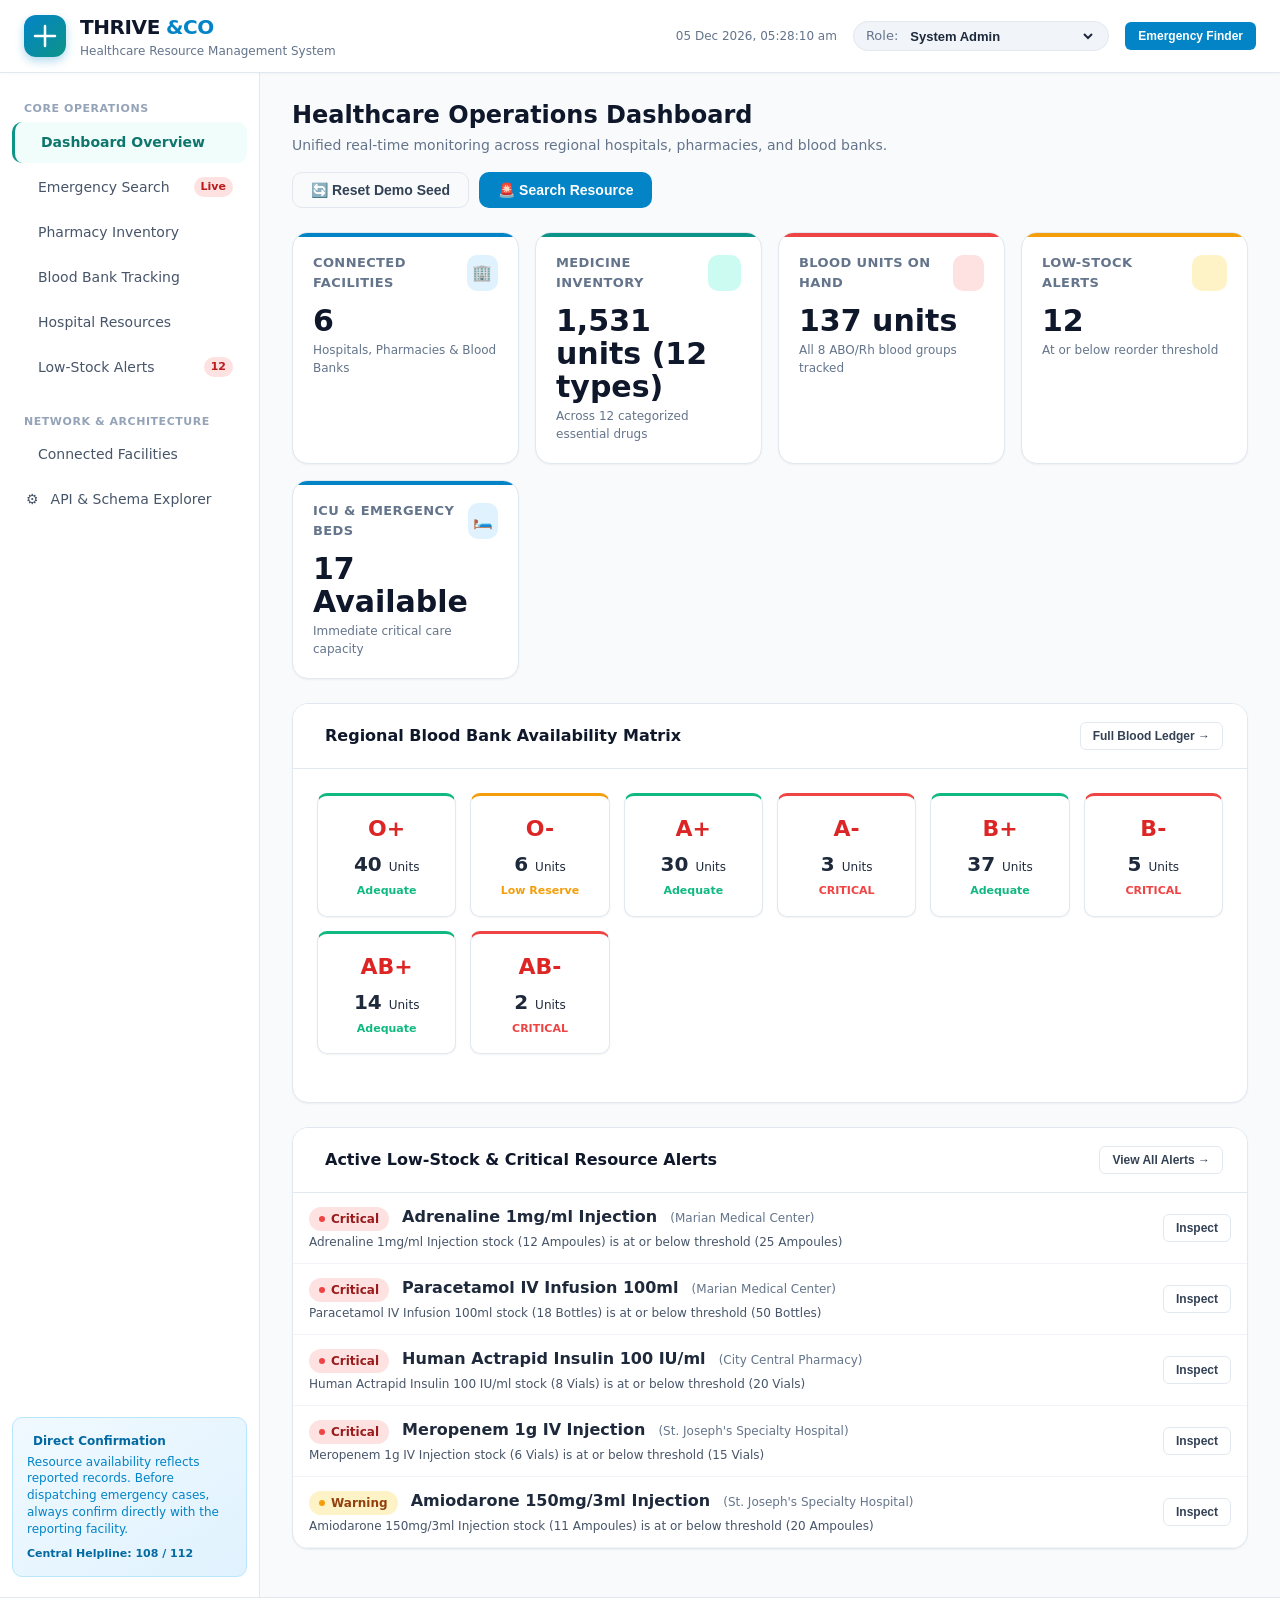
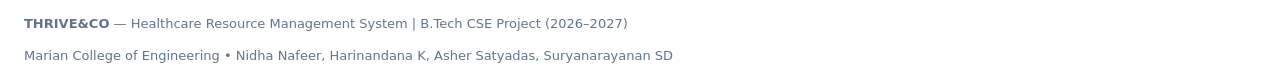
<file: index.html>
<!DOCTYPE html>
<html lang="en">
<head>
  <meta charset="UTF-8">
  <meta name="viewport" content="width=device-width, initial-scale=1.0">
  <title>THRIVE&CO - Healthcare Resource Management System</title>
  <link rel="stylesheet" href="style.css">
</head>
<body>

  <!-- ACADEMIC BANNER -->
  
    

  <!-- MAIN HEADER -->
  <header class="main-header">
    <div class="brand-section">
      <div class="brand-logo-icon">
        <svg width="24" height="24" viewBox="0 0 24 24" fill="none" stroke="currentColor" stroke-width="2.5" stroke-linecap="round" stroke-linejoin="round">
          <path d="M12 2v20M2 12h20"/>
        </svg>
      </div>
      <div class="brand-titles">
        <h1>THRIVE<span>&amp;CO</span></h1>
        <p>Healthcare Resource Management System</p>
      </div>
    </div>

    <div class="header-controls">
      <div style="font-size: 12px; color: var(--slate-500); display: flex; align-items: center; gap: 6px;">
        <span></span> <span id="liveClock">Loading time...</span>
      </div>

      <!-- ROLE SWITCHER (Chapter 3 & 8) -->
      <div class="role-badge-box">
        <span class="role-label">Role:</span>
        <select id="userRoleSelect" class="role-select">
          <option value="System Admin" selected> System Admin</option>
          <option value="Hospital Staff"> Hospital Staff</option>
          <option value="Pharmacy Staff"> Pharmacy Staff</option>
          <option value="Blood Bank Officer"> Blood Bank Officer</option>
          <option value="Emergency Search User">🔍 Emergency Search User</option>
        </select>
      </div>

      <div class="quick-action-btns">
        <button class="btn btn-primary btn-sm" onclick="window.switchTabToEmergency()">
          Emergency Finder
        </button>
      </div>
    </div>
  </header>

  <!-- APPLICATION SHELL -->
  <div class="app-container">

    <!-- SIDEBAR NAVIGATION -->
    <nav class="sidebar">
      <div>
        <div class="nav-group-title">Core Operations</div>
        <ul class="nav-links">
          <li>
            <a href="#" class="nav-item active" data-tab="dashboard">
              <span></span> Dashboard Overview
            </a>
          </li>
          <li>
            <a href="#" class="nav-item" data-tab="emergency-search">
              <span></span> Emergency Search
              <span class="badge badge-danger">Live</span>
            </a>
          </li>
          <li>
            <a href="#" class="nav-item" data-tab="pharmacy">
              <span></span> Pharmacy Inventory
            </a>
          </li>
          <li>
            <a href="#" class="nav-item" data-tab="blood-bank">
              <span></span> Blood Bank Tracking
            </a>
          </li>
          <li>
            <a href="#" class="nav-item" data-tab="hospital">
              <span></span> Hospital Resources
            </a>
          </li>
          <li>
            <a href="#" class="nav-item" data-tab="alerts">
              <span></span> Low-Stock Alerts
              <span id="sidebarAlertBadge" class="badge badge-warning">0</span>
            </a>
          </li>
        </ul>

        <div class="nav-group-title" style="margin-top: 18px;">Network &amp; Architecture</div>
        <ul class="nav-links">
          <li>
            <a href="#" class="nav-item" data-tab="facilities">
              <span></span> Connected Facilities
            </a>
          </li>
          <li>
            <a href="#" class="nav-item" data-tab="api-explorer">
              <span>⚙️</span> API &amp; Schema Explorer
            </a>
          </li>
        </ul>
      </div>

      <div class="sidebar-bottom-card">
        <h4><span></span> Direct Confirmation</h4>
        <p>Resource availability reflects reported records. Before dispatching emergency cases, always confirm directly with the reporting facility.</p>
        <div style="font-weight: 700; color: #0369a1; font-size: 11px;">Central Helpline: 108 / 112</div>
      </div>
    </nav>

    <!-- CONTENT WORKSPACE -->
    <main class="content-area">

      <!-- ===================================================================
           1. DASHBOARD OVERVIEW TAB
           =================================================================== -->
      <section id="tab-dashboard" class="tab-pane active">
        <div class="page-header">
          <div class="page-header-text">
            <h2>Healthcare Operations Dashboard</h2>
            <p>Unified real-time monitoring across regional hospitals, pharmacies, and blood banks.</p>
          </div>
          <div class="page-actions">
            <button class="btn btn-outline" onclick="window.resetDatabaseSeed()">🔄 Reset Demo Seed</button>
            <button class="btn btn-primary" onclick="window.switchTabToEmergency()">🚨 Search Resource</button>
          </div>
        </div>

        <!-- Metrics Grid -->
        <div class="metrics-grid">
          <div class="metric-card primary">
            <div class="metric-header">
              <span class="metric-title">Connected Facilities</span>
              <div class="metric-icon icon-primary">🏢</div>
            </div>
            <div id="dashCountFacilities" class="metric-value">6</div>
            <div class="metric-sub">Hospitals, Pharmacies &amp; Blood Banks</div>
          </div>

          <div class="metric-card secondary">
            <div class="metric-header">
              <span class="metric-title">Medicine Inventory</span>
              <div class="metric-icon icon-secondary"></div>
            </div>
            <div id="dashCountMedicines" class="metric-value">1,400+</div>
            <div class="metric-sub">Across 12 categorized essential drugs</div>
          </div>

          <div class="metric-card danger">
            <div class="metric-header">
              <span class="metric-title">Blood Units On Hand</span>
              <div class="metric-icon icon-danger"></div>
            </div>
            <div id="dashCountBlood" class="metric-value">120+</div>
            <div class="metric-sub">All 8 ABO/Rh blood groups tracked</div>
          </div>

          <div class="metric-card warning">
            <div class="metric-header">
              <span class="metric-title">Low-Stock Alerts</span>
              <div class="metric-icon icon-warning"></div>
            </div>
            <div id="dashCountAlerts" class="metric-value">0</div>
            <div class="metric-sub">At or below reorder threshold</div>
          </div>

          <div class="metric-card primary">
            <div class="metric-header">
              <span class="metric-title">ICU &amp; Emergency Beds</span>
              <div class="metric-icon icon-primary">🛏️</div>
            </div>
            <div id="dashCountBeds" class="metric-value">17</div>
            <div class="metric-sub">Immediate critical care capacity</div>
          </div>
        </div>

        <!-- Blood Units Quick Glance Matrix -->
        <div class="section-card">
          <div class="section-card-header">
            <h3 class="section-card-title"><span></span> Regional Blood Bank Availability Matrix</h3>
            <button class="btn btn-outline btn-sm" onclick="window.switchTabToBlood()">Full Blood Ledger →</button>
          </div>
          <div class="section-card-body">
            <div id="dashBloodMatrix" class="blood-matrix"></div>
          </div>
        </div>

        <!-- Recent Critical Alerts -->
        <div class="section-card">
          <div class="section-card-header">
            <h3 class="section-card-title"><span></span> Active Low-Stock &amp; Critical Resource Alerts</h3>
            <button class="btn btn-outline btn-sm" onclick="window.switchTabToAlerts()">View All Alerts →</button>
          </div>
          <div class="section-card-body" style="padding: 0;">
            <div id="dashAlertsList"></div>
          </div>
        </div>
      </section>

      <!-- ===================================================================
           2. EMERGENCY RESOURCE SEARCH TAB (Section 5.4)
           =================================================================== -->
      <section id="tab-emergency-search" class="tab-pane">
        <div class="emergency-banner">
          <h3> Emergency Healthcare Resource Search</h3>
          <p>
            Quickly locate emergency medicines, blood group reserves, and critical supplies across participating hospitals and pharmacies. Results display verified reporting facility and freshness timestamps.
          </p>

          <div class="search-mode-tabs">
            <button class="search-mode-btn active" data-mode="all">All Resources</button>
            <button class="search-mode-btn" data-mode="medicine">Medicines Only</button>
            <button class="search-mode-btn" data-mode="blood">Blood Stock Only</button>
          </div>
        </div>

        <div class="section-card">
          <div class="section-card-body">
            <!-- Search bar -->
            <div class="filter-bar">
              <div class="search-input-wrapper">
                <span class="search-icon">🔍</span>
                <input type="text" id="emergencySearchInput" class="search-input" placeholder="Type medicine name (e.g. Adrenaline, Meropenem) or blood group (e.g. O-, A+)...">
              </div>
              <button class="btn btn-outline" onclick="window.resetEmergencySearch()">Clear Filter</button>
            </div>

            <!-- Quick blood chips selector -->
            <div id="searchBloodChipsWrapper" style="margin-bottom: 20px;">
              <span style="font-size: 13px; font-weight: 600; color: var(--slate-600); margin-right: 8px;">Filter Blood Group:</span>
              <div class="blood-selector-chips" style="display: inline-flex;">
                <button class="blood-chip active" data-group="ALL">All</button>
                <button class="blood-chip" data-group="O+">O+</button>
                <button class="blood-chip" data-group="O-">O-</button>
                <button class="blood-chip" data-group="A+">A+</button>
                <button class="blood-chip" data-group="A-">A-</button>
                <button class="blood-chip" data-group="B+">B+</button>
                <button class="blood-chip" data-group="B-">B-</button>
                <button class="blood-chip" data-group="AB+">AB+</button>
                <button class="blood-chip" data-group="AB-">AB-</button>
              </div>
            </div>

            <!-- Search Results Header -->
            <div style="display: flex; justify-content: space-between; align-items: center; margin-bottom: 16px;">
              <h4 style="font-size: 15px; font-weight: 700; color: var(--slate-800);" id="searchResultsCount">Search Results</h4>
              <span style="font-size: 12px; color: var(--slate-500);"> Real-time query matching</span>
            </div>

            <!-- Results Grid -->
            <div id="emergencySearchResults" class="search-results-grid"></div>
          </div>
        </div>
      </section>

      <!-- ===================================================================
           3. PHARMACY INVENTORY TAB (Section 5.2)
           =================================================================== -->
      <section id="tab-pharmacy" class="tab-pane">
        <div class="page-header">
          <div class="page-header-text">
            <h2>Pharmacy Inventory Management</h2>
            <p>Maintain medicine stocks, monitor reorder levels, and manage batch allocations.</p>
          </div>
          <div class="page-actions">
            <button class="btn btn-primary admin-only-action" onclick="window.openAddMedicineModal()">+ Add Medicine Stock</button>
          </div>
        </div>

        <div class="section-card">
          <div class="section-card-body">
            <div class="filter-bar">
              <div class="search-input-wrapper">
                <span class="search-icon">🔍</span>
                <input type="text" id="pharmaSearchInput" class="search-input" placeholder="Search medicine name, category, or generic...">
              </div>
              <select id="pharmaFacilityFilter" class="filter-select">
                <option value="ALL">All Facilities</option>
              </select>
              <label style="display: flex; align-items: center; gap: 8px; font-size: 14px; font-weight: 600; color: var(--slate-700); cursor: pointer;">
                <input type="checkbox" id="pharmaLowStockFilter">
                <span>Show Low-Stock Only (TC-07)</span>
              </label>
            </div>

            <div class="table-responsive">
              <table class="data-table">
                <thead>
                  <tr>
                    <th>Item ID</th>
                    <th>Medicine Name &amp; Batch</th>
                    <th>Therapeutic Category</th>
                    <th>Current Quantity</th>
                    <th>Reorder Level</th>
                    <th>Facility Provider</th>
                    <th>Last Updated</th>
                    <th>Actions</th>
                  </tr>
                </thead>
                <tbody id="pharmacyTableBody"></tbody>
              </table>
            </div>
          </div>
        </div>
      </section>

      <!-- ===================================================================
           4. BLOOD BANK TRACKING TAB (Section 5.3)
           =================================================================== -->
      <section id="tab-blood-bank" class="tab-pane">
        <div class="page-header">
          <div class="page-header-text">
            <h2>Blood Bank Inventory &amp; Transfusion Ledger</h2>
            <p>Track ABO/Rh blood groups, components (PRBC, Platelets, FFP), and storage conditions.</p>
          </div>
          <div class="page-actions">
            <button class="btn btn-danger admin-only-action" onclick="window.openAddBloodModal()">+ Record Blood Units</button>
          </div>
        </div>

        <div class="section-card">
          <div class="section-card-header">
            <h3 class="section-card-title"><span></span> Group Reserve Status</h3>
          </div>
          <div class="section-card-body">
            <div id="bloodBankMatrix" class="blood-matrix"></div>
          </div>
        </div>

        <div class="section-card">
          <div class="section-card-body">
            <div class="filter-bar">
              <select id="bloodGroupFilter" class="filter-select">
                <option value="ALL">All Blood Groups</option>
                <option value="O+">O Positive (O+)</option>
                <option value="O-">O Negative (O-)</option>
                <option value="A+">A Positive (A+)</option>
                <option value="A-">A Negative (A-)</option>
                <option value="B+">B Positive (B+)</option>
                <option value="B-">B Negative (B-)</option>
                <option value="AB+">AB Positive (AB+)</option>
                <option value="AB-">AB Negative (AB-)</option>
              </select>

              <select id="bloodFacilityFilter" class="filter-select">
                <option value="ALL">All Connected Blood Banks</option>
              </select>
            </div>

            <div class="table-responsive">
              <table class="data-table">
                <thead>
                  <tr>
                    <th>Record ID</th>
                    <th>Blood Group</th>
                    <th>Component</th>
                    <th>Available Quantity</th>
                    <th>Stock Status</th>
                    <th>Facility &amp; Temp</th>
                    <th>Last Updated</th>
                    <th>Actions</th>
                  </tr>
                </thead>
                <tbody id="bloodTableBody"></tbody>
              </table>
            </div>
          </div>
        </div>
      </section>

      <!-- ===================================================================
           5. HOSPITAL RESOURCES TAB (Section 5.1)
           =================================================================== -->
      <section id="tab-hospital" class="tab-pane">
        <div class="page-header">
          <div class="page-header-text">
            <h2>Hospital Medical Resources &amp; Bed Capacity</h2>
            <p>Coordinate intensive care beds, ventilator suites, medical oxygen, and monitors.</p>
          </div>
          <div class="page-actions">
            <button class="btn btn-secondary admin-only-action" onclick="window.openAddHospitalResModal()">+ Add Hospital Resource</button>
          </div>
        </div>

        <div class="section-card">
          <div class="section-card-body">
            <div class="table-responsive">
              <table class="data-table">
                <thead>
                  <tr>
                    <th>Resource ID</th>
                    <th>Asset Name &amp; Category</th>
                    <th>Hospital Facility</th>
                    <th>Total Capacity</th>
                    <th>Available Units</th>
                    <th>Utilization</th>
                    <th>Last Updated</th>
                    <th>Actions</th>
                  </tr>
                </thead>
                <tbody id="hospitalTableBody"></tbody>
              </table>
            </div>
          </div>
        </div>
      </section>

      <!-- ===================================================================
           6. LOW-STOCK ALERTS TAB (Section 5.5)
           =================================================================== -->
      <section id="tab-alerts" class="tab-pane">
        <div class="page-header">
          <div class="page-header-text">
            <h2>Automated Low-Stock Alert Center</h2>
            <p>Algorithmic threshold monitoring flags medicine and blood stock needing immediate replenishment.</p>
          </div>
        </div>

        <div class="verification-notice">
          <span>⚙️</span>
          <div>
            <strong>Configurable Reorder Rule (Section 5.5)</strong>
            <p style="margin-top: 2px;">
              Whenever <code>currentQuantity &le; reorderLevel</code>, a Warning flag is raised. Quantities below 50% threshold or &le; 2 units trigger a <strong>Critical Flag</strong>.
            </p>
          </div>
        </div>

        <div id="alertsListContainer"></div>
      </section>

      <!-- ===================================================================
           7. CONNECTED FACILITIES DIRECTORY (Section 5.6)
           =================================================================== -->
      <section id="tab-facilities" class="tab-pane">
        <div class="page-header">
          <div class="page-header-text">
            <h2>Connected Regional Healthcare Network</h2>
            <p>Authorized hospitals, medical stores, community pharmacies, and regional blood banks.</p>
          </div>
          <div class="page-actions">
            <button class="btn btn-primary admin-only-action" onclick="window.openAddFacilityModal()">+ Connect New Facility</button>
          </div>
        </div>

        <div id="facilitiesGrid" class="search-results-grid"></div>
      </section>

      <!-- ===================================================================
           8. API & MONGODB SCHEMA EXPLORER (Chapter 7 & Appendix A)
           =================================================================== -->
      <section id="tab-api-explorer" class="tab-pane">
        <div class="page-header">
          <div class="page-header-text">
            <h2>API Routes &amp; MongoDB Collections Explorer</h2>
            <p>Interactive demonstration of the proposed REST API endpoints and data model schema.</p>
          </div>
        </div>

        <div class="metrics-grid">
          <div class="metric-card">
            <span class="metric-title">Test Appendix A API Route</span>
            <div style="display: flex; flex-direction: column; gap: 8px; margin-top: 12px;">
              <button class="btn btn-outline btn-sm" onclick="window.testApiRoute('GET /api/facilities')">GET /api/facilities</button>
              <button class="btn btn-outline btn-sm" onclick="window.testApiRoute('GET /api/medicines')">GET /api/medicines</button>
              <button class="btn btn-outline btn-sm" onclick="window.testApiRoute('GET /api/blood-stock')">GET /api/blood-stock</button>
              <button class="btn btn-outline btn-sm" onclick="window.testApiRoute('GET /api/alerts')">GET /api/alerts</button>
              <button class="btn btn-outline btn-sm" onclick="window.testApiRoute('GET /api/users')">GET /api/users</button>
            </div>
          </div>

          <div style="grid-column: span 2;">
            <div class="section-card" style="margin-bottom: 0;">
              <div class="section-card-header">
                <span id="apiActiveRouteTitle" style="font-family: monospace; font-weight: 700; color: #0284c7;">API Response JSON Viewer</span>
                <button class="btn btn-outline btn-sm" onclick="navigator.clipboard.writeText(document.getElementById('apiResponseJson').textContent); window.showToast('Copied JSON payload to clipboard', 'success');">📋 Copy Payload</button>
              </div>
              <div class="section-card-body" style="padding: 12px;">
                <pre id="apiResponseJson" class="code-preview" style="max-height: 380px;">Loading database state...</pre>
              </div>
            </div>
          </div>
        </div>
      </section>

    </main>
  </div>

  <!-- =======================================================================
       MODAL 1: ADD / EDIT MEDICINE (TC-01, TC-02, TC-03)
       ======================================================================= -->
  <div id="medicineModal" class="modal-overlay">
    <div class="modal-dialog">
      <div class="modal-header">
        <h3 id="medFormTitle">Add Medicine Stock Record</h3>
        <button class="modal-close-btn" onclick="window.closeModal('medicineModal')">&times;</button>
      </div>
      <form id="medicineForm">
        <div class="modal-body">
          <input type="hidden" id="medFormId">
          <div class="form-group">
            <label class="form-label" for="medFormName">Medicine Name &amp; Strength *</label>
            <input type="text" id="medFormName" class="form-control" placeholder="e.g. Adrenaline 1mg/ml Injection" required>
          </div>
          <div class="form-row">
            <div class="form-group">
              <label class="form-label" for="medFormCategory">Category</label>
              <select id="medFormCategory" class="form-control">
                <option value="Emergency &amp; Critical Care">Emergency &amp; Critical Care</option>
                <option value="Antibiotics">Antibiotics</option>
                <option value="Analgesic &amp; Antipyretic">Analgesic &amp; Antipyretic</option>
                <option value="Cardiovascular &amp; Antiarrhythmic">Cardiovascular &amp; Antiarrhythmic</option>
                <option value="Intravenous Fluids">Intravenous Fluids</option>
                <option value="Endocrinology">Endocrinology</option>
                <option value="Corticosteroids">Corticosteroids</option>
              </select>
            </div>
            <div class="form-group">
              <label class="form-label" for="medFormFacility">Facility *</label>
              <select id="medFormFacility" class="form-control" required></select>
            </div>
          </div>
          <div class="form-row">
            <div class="form-group">
              <label class="form-label" for="medFormQty">Current Quantity (non-negative) *</label>
              <input type="number" id="medFormQty" class="form-control" min="0" placeholder="0" required>
            </div>
            <div class="form-group">
              <label class="form-label" for="medFormUnit">Unit</label>
              <select id="medFormUnit" class="form-control">
                <option value="Ampoules">Ampoules</option>
                <option value="Vials">Vials</option>
                <option value="Bottles">Bottles</option>
                <option value="Tablets">Tablets</option>
                <option value="Strips">Strips</option>
                <option value="Boxes">Boxes</option>
              </select>
            </div>
          </div>
          <div class="form-row">
            <div class="form-group">
              <label class="form-label" for="medFormReorder">Reorder Threshold *</label>
              <input type="number" id="medFormReorder" class="form-control" min="0" placeholder="25" required>
            </div>
            <div class="form-group">
              <label class="form-label" for="medFormBatch">Batch Number</label>
              <input type="text" id="medFormBatch" class="form-control" placeholder="e.g. BAT-2026A">
            </div>
          </div>
        </div>
        <div class="modal-footer">
          <button type="button" class="btn btn-outline" onclick="window.closeModal('medicineModal')">Cancel</button>
          <button type="submit" class="btn btn-primary">Save Record</button>
        </div>
      </form>
    </div>
  </div>

  <!-- =======================================================================
       MODAL 2: ADD / EDIT BLOOD UNITS (TC-06)
       ======================================================================= -->
  <div id="bloodModal" class="modal-overlay">
    <div class="modal-dialog">
      <div class="modal-header">
        <h3 id="bloodFormTitle">Add Blood Unit Record</h3>
        <button class="modal-close-btn" onclick="window.closeModal('bloodModal')">&times;</button>
      </div>
      <form id="bloodForm">
        <div class="modal-body">
          <input type="hidden" id="bloodFormId">
          <div class="form-row">
            <div class="form-group">
              <label class="form-label" for="bloodFormGroup">Blood Group *</label>
              <select id="bloodFormGroup" class="form-control" required>
                <option value="O+">O Positive (O+)</option>
                <option value="O-">O Negative (O-)</option>
                <option value="A+">A Positive (A+)</option>
                <option value="A-">A Negative (A-)</option>
                <option value="B+">B Positive (B+)</option>
                <option value="B-">B Negative (B-)</option>
                <option value="AB+">AB Positive (AB+)</option>
                <option value="AB-">AB Negative (AB-)</option>
              </select>
            </div>
            <div class="form-group">
              <label class="form-label" for="bloodFormComponent">Component</label>
              <select id="bloodFormComponent" class="form-control">
                <option value="Whole Blood">Whole Blood</option>
                <option value="Packed Red Blood Cells (PRBC)">Packed Red Blood Cells (PRBC)</option>
                <option value="Platelet Concentrate (RDP)">Platelet Concentrate (RDP)</option>
                <option value="Fresh Frozen Plasma (FFP)">Fresh Frozen Plasma (FFP)</option>
              </select>
            </div>
          </div>
          <div class="form-group">
            <label class="form-label" for="bloodFormFacility">Facility *</label>
            <select id="bloodFormFacility" class="form-control" required></select>
          </div>
          <div class="form-row">
            <div class="form-group">
              <label class="form-label" for="bloodFormQty">Quantity (Units) *</label>
              <input type="number" id="bloodFormQty" class="form-control" min="0" required>
            </div>
            <div class="form-group">
              <label class="form-label" for="bloodFormTemp">Storage Temperature</label>
              <input type="text" id="bloodFormTemp" class="form-control" value="2°C - 6°C">
            </div>
          </div>
        </div>
        <div class="modal-footer">
          <button type="button" class="btn btn-outline" onclick="window.closeModal('bloodModal')">Cancel</button>
          <button type="submit" class="btn btn-danger">Save Blood Stock</button>
        </div>
      </form>
    </div>
  </div>

  <!-- =======================================================================
       MODAL 3: ADD / EDIT HOSPITAL RESOURCE
       ======================================================================= -->
  <div id="hospitalModal" class="modal-overlay">
    <div class="modal-dialog">
      <div class="modal-header">
        <h3 id="hospFormTitle">Hospital Medical Resource</h3>
        <button class="modal-close-btn" onclick="window.closeModal('hospitalModal')">&times;</button>
      </div>
      <form id="hospitalForm">
        <div class="modal-body">
          <input type="hidden" id="hospFormId">
          <div class="form-group">
            <label class="form-label" for="hospFormName">Resource Name *</label>
            <input type="text" id="hospFormName" class="form-control" placeholder="e.g. ICU Ventilator Suite" required>
          </div>
          <div class="form-row">
            <div class="form-group">
              <label class="form-label" for="hospFormCat">Category</label>
              <select id="hospFormCat" class="form-control">
                <option value="Intensive Care Beds">Intensive Care Beds</option>
                <option value="Critical Equipment">Critical Equipment</option>
                <option value="Gas &amp; Respiratory">Gas &amp; Respiratory</option>
                <option value="Diagnostic &amp; Monitoring">Diagnostic &amp; Monitoring</option>
                <option value="Wards &amp; Isolation">Wards &amp; Isolation</option>
              </select>
            </div>
            <div class="form-group">
              <label class="form-label" for="hospFormFacility">Hospital Facility</label>
              <select id="hospFormFacility" class="form-control" required></select>
            </div>
          </div>
          <div class="form-row">
            <div class="form-group">
              <label class="form-label" for="hospFormTotal">Total Capacity *</label>
              <input type="number" id="hospFormTotal" class="form-control" min="1" required>
            </div>
            <div class="form-group">
              <label class="form-label" for="hospFormAvail">Available Units *</label>
              <input type="number" id="hospFormAvail" class="form-control" min="0" required>
            </div>
          </div>
          <div class="form-row">
            <div class="form-group">
              <label class="form-label" for="hospFormThreshold">Reorder / Alert Threshold</label>
              <input type="number" id="hospFormThreshold" class="form-control" min="0" value="3">
            </div>
            <div class="form-group">
              <label class="form-label" for="hospFormUnit">Unit</label>
              <input type="text" id="hospFormUnit" class="form-control" value="Beds">
            </div>
          </div>
        </div>
        <div class="modal-footer">
          <button type="button" class="btn btn-outline" onclick="window.closeModal('hospitalModal')">Cancel</button>
          <button type="submit" class="btn btn-secondary">Save Resource</button>
        </div>
      </form>
    </div>
  </div>

  <!-- =======================================================================
       MODAL 4: DIRECT CONFIRMATION PROTOCOL
       ======================================================================= -->
  <div id="confirmModal" class="modal-overlay">
    <div class="modal-dialog">
      <div class="modal-header">
        <h3>Direct Confirmation Protocol</h3>
        <button class="modal-close-btn" onclick="window.closeModal('confirmModal')">&times;</button>
      </div>
      <div class="modal-body" id="confirmModalBody"></div>
      <div class="modal-footer">
        <button type="button" class="btn btn-outline" onclick="window.closeModal('confirmModal')">Close Window</button>
        <button type="button" class="btn btn-primary" onclick="window.closeModal('confirmModal'); window.showToast('Direct confirmation recorded with facility desk', 'success');">Confirm &amp; Proceed</button>
      </div>
    </div>
  </div>

  <!-- =======================================================================
       MODAL 5: CONNECT NEW FACILITY
       ======================================================================= -->
  <div id="facilityModal" class="modal-overlay">
    <div class="modal-dialog">
      <div class="modal-header">
        <h3>Connect Healthcare Facility</h3>
        <button class="modal-close-btn" onclick="window.closeModal('facilityModal')">&times;</button>
      </div>
      <form id="facilityForm">
        <div class="modal-body">
          <div class="form-group">
            <label class="form-label" for="facFormName">Facility Name *</label>
            <input type="text" id="facFormName" class="form-control" placeholder="e.g. Government Medical College Hospital" required>
          </div>
          <div class="form-row">
            <div class="form-group">
              <label class="form-label" for="facFormType">Facility Type</label>
              <select id="facFormType" class="form-control">
                <option value="Hospital">Hospital</option>
                <option value="Pharmacy">Pharmacy</option>
                <option value="Blood Bank">Blood Bank</option>
              </select>
            </div>
            <div class="form-group">
              <label class="form-label" for="facFormCoordinator">Lead Coordinator</label>
              <input type="text" id="facFormCoordinator" class="form-control" placeholder="e.g. Dr. A. Menon">
            </div>
          </div>
          <div class="form-group">
            <label class="form-label" for="facFormAddress">Address *</label>
            <input type="text" id="facFormAddress" class="form-control" placeholder="Street, City, State, PIN" required>
          </div>
          <div class="form-row">
            <div class="form-group">
              <label class="form-label" for="facFormPhone">Desk Phone *</label>
              <input type="text" id="facFormPhone" class="form-control" placeholder="+91 471 ...">
            </div>
            <div class="form-group">
              <label class="form-label" for="facFormEmergency">24/7 Emergency Line *</label>
              <input type="text" id="facFormEmergency" class="form-control" placeholder="108 or +91 471 ...">
            </div>
          </div>
        </div>
        <div class="modal-footer">
          <button type="button" class="btn btn-outline" onclick="window.closeModal('facilityModal')">Cancel</button>
          <button type="submit" class="btn btn-primary">Connect Facility</button>
        </div>
      </form>
    </div>
  </div>

  <!-- TOAST CONTAINER -->
  <div id="toastContainer" class="toast-container"></div>

  <!-- FOOTER -->
  <footer class="site-footer">
    <div>
      <strong>THRIVE&CO</strong> — Healthcare Resource Management System | B.Tech CSE Project (2026–2027)
    </div>
    <div>
      Marian College of Engineering • Nidha Nafeer, Harinandana K, Asher Satyadas, Suryanarayanan SD
    </div>
  </footer>

  <!-- SCRIPT INCLUSIONS -->
  <script src="./data.js"></script>
  <script src="./store.js"></script>
  <script src="./app.js"></script>

  <!-- QUICK NAVIGATION HELPER FUNCTIONS -->
  <script>
    window.switchTabToEmergency = function() {
      const tabBtn = document.querySelector('.nav-item[data-tab="emergency-search"]');
      if (tabBtn) tabBtn.click();
    };
    window.switchTabToBlood = function() {
      const tabBtn = document.querySelector('.nav-item[data-tab="blood-bank"]');
      if (tabBtn) tabBtn.click();
    };
    window.switchTabToAlerts = function() {
      const tabBtn = document.querySelector('.nav-item[data-tab="alerts"]');
      if (tabBtn) tabBtn.click();
    };
  </script>
</body>
</html>
</file>
<file: style.css>
/* ==========================================================================
   THRIVE&CO - Healthcare Resource Management System
   CSS Design System & Styles
   Marian College of Engineering | CSE 2026-2027
   ========================================================================== */

:root {
  --primary: #0284c7;
  --primary-dark: #0369a1;
  --primary-light: #e0f2fe;
  --secondary: #0d9488;
  --secondary-dark: #0f766e;
  --accent: #6366f1;
  --danger: #ef4444;
  --danger-light: #fee2e2;
  --danger-dark: #b91c1c;
  --warning: #f59e0b;
  --warning-light: #fef3c7;
  --success: #10b981;
  --success-light: #d1fae5;
  --slate-50: #f8fafc;
  --slate-100: #f1f5f9;
  --slate-200: #e2e8f0;
  --slate-300: #cbd5e1;
  --slate-400: #94a3b8;
  --slate-500: #64748b;
  --slate-600: #475569;
  --slate-700: #334155;
  --slate-800: #1e293b;
  --slate-900: #0f172a;
  
  --bg-body: #f8fafc;
  --bg-card: #ffffff;
  --text-main: #0f172a;
  --text-muted: #64748b;
  --border-color: #e2e8f0;
  --radius-sm: 6px;
  --radius-md: 10px;
  --radius-lg: 16px;
  --radius-full: 9999px;
  --shadow-sm: 0 1px 2px 0 rgb(0 0 0 / 0.05);
  --shadow-md: 0 4px 6px -1px rgb(0 0 0 / 0.1), 0 2px 4px -2px rgb(0 0 0 / 0.1);
  --shadow-lg: 0 10px 15px -3px rgb(0 0 0 / 0.1), 0 4px 6px -4px rgb(0 0 0 / 0.1);
  --transition: all 0.2s cubic-bezier(0.4, 0, 0.2, 1);
  --font-sans: system-ui, -apple-system, BlinkMacSystemFont, 'Segoe UI', Roboto, Helvetica, Arial, sans-serif;
}

* {
  box-sizing: border-box;
  margin: 0;
  padding: 0;
}

body {
  font-family: var(--font-sans);
  background-color: var(--bg-body);
  color: var(--text-main);
  line-height: 1.5;
  -webkit-font-smoothing: antialiased;
  min-height: 100vh;
  display: flex;
  flex-direction: column;
}

/* TOP ACADEMIC BANNER */
.academic-ribbon {
  background: linear-gradient(90deg, #0f172a 0%, #1e293b 100%);
  color: #94a3b8;
  font-size: 12px;
  padding: 6px 20px;
  display: flex;
  justify-content: space-between;
  align-items: center;
  border-bottom: 1px solid rgba(255, 255, 255, 0.08);
}
.academic-ribbon a {
  color: #38bdf8;
  text-decoration: none;
}
.academic-ribbon .team-tag {
  color: #e2e8f0;
  font-weight: 500;
}

/* MAIN HEADER */
.main-header {
  background: #ffffff;
  border-bottom: 1px solid var(--border-color);
  padding: 12px 24px;
  display: flex;
  justify-content: space-between;
  align-items: center;
  position: sticky;
  top: 0;
  z-index: 40;
  box-shadow: 0 1px 3px 0 rgba(0,0,0,0.03);
}

.brand-section {
  display: flex;
  align-items: center;
  gap: 14px;
}

.brand-logo-icon {
  width: 42px;
  height: 42px;
  background: linear-gradient(135deg, #0284c7, #0d9488);
  border-radius: 12px;
  display: flex;
  align-items: center;
  justify-content: center;
  color: white;
  box-shadow: 0 4px 10px rgba(2, 132, 199, 0.3);
}

.brand-titles h1 {
  font-size: 20px;
  font-weight: 800;
  letter-spacing: -0.02em;
  color: #0f172a;
  display: flex;
  align-items: center;
  gap: 6px;
}
.brand-titles h1 span {
  color: #0284c7;
}
.brand-titles p {
  font-size: 12px;
  color: var(--text-muted);
  font-weight: 500;
}

.header-controls {
  display: flex;
  align-items: center;
  gap: 16px;
}

.role-badge-box {
  display: flex;
  align-items: center;
  background: var(--slate-100);
  border: 1px solid var(--slate-200);
  padding: 4px 12px;
  border-radius: var(--radius-full);
  gap: 8px;
  font-size: 13px;
}
.role-badge-box .role-label {
  color: var(--slate-500);
}
.role-badge-box .role-select {
  background: transparent;
  border: none;
  font-weight: 600;
  color: var(--slate-800);
  cursor: pointer;
  outline: none;
  font-size: 13px;
}

.quick-action-btns {
  display: flex;
  gap: 10px;
}

/* APP SHELL / LAYOUT */
.app-container {
  display: flex;
  flex: 1;
  min-height: calc(100vh - 95px);
}

/* SIDEBAR NAVIGATION */
.sidebar {
  width: 260px;
  background: #ffffff;
  border-right: 1px solid var(--border-color);
  padding: 20px 12px;
  display: flex;
  flex-direction: column;
  justify-content: space-between;
  flex-shrink: 0;
}

.nav-group-title {
  font-size: 11px;
  font-weight: 700;
  text-transform: uppercase;
  letter-spacing: 0.05em;
  color: var(--slate-400);
  padding: 8px 12px 4px;
}

.nav-links {
  list-style: none;
  display: flex;
  flex-direction: column;
  gap: 4px;
}

.nav-item {
  display: flex;
  align-items: center;
  gap: 12px;
  padding: 10px 14px;
  border-radius: var(--radius-md);
  color: var(--slate-600);
  font-size: 14px;
  font-weight: 500;
  cursor: pointer;
  transition: var(--transition);
  text-decoration: none;
  user-select: none;
}
.nav-item:hover {
  background-color: var(--slate-100);
  color: var(--slate-900);
}
.nav-item.active {
  background-color: #f0fdfa;
  color: #0f766e;
  font-weight: 600;
  border-left: 3px solid #0d9488;
}
.nav-item .badge {
  margin-left: auto;
  font-size: 11px;
  padding: 2px 7px;
  border-radius: var(--radius-full);
  font-weight: 700;
}
.badge-danger {
  background-color: var(--danger-light);
  color: var(--danger-dark);
}
.badge-warning {
  background-color: var(--warning-light);
  color: #b45309;
}
.badge-success {
  background-color: var(--success-light);
  color: #065f46;
}
.badge-primary {
  background-color: var(--primary-light);
  color: var(--primary-dark);
}

.sidebar-bottom-card {
  background: linear-gradient(145deg, #f0f9ff, #e0f2fe);
  border: 1px solid #bae6fd;
  border-radius: var(--radius-md);
  padding: 14px;
  font-size: 12px;
}
.sidebar-bottom-card h4 {
  color: #0369a1;
  font-weight: 700;
  margin-bottom: 4px;
  display: flex;
  align-items: center;
  gap: 6px;
}
.sidebar-bottom-card p {
  color: #0284c7;
  line-height: 1.4;
  margin-bottom: 8px;
}

/* MAIN CONTENT AREA */
.content-area {
  flex: 1;
  padding: 24px 32px;
  overflow-y: auto;
  max-width: 1440px;
}

/* TAB CONTENT PANELS */
.tab-pane {
  display: none;
  animation: fadeIn 0.25s ease-in-out;
}
.tab-pane.active {
  display: block;
}

@keyframes fadeIn {
  from { opacity: 0; transform: translateY(4px); }
  to { opacity: 1; transform: translateY(0); }
}

/* PAGE HEADER */
.page-header {
  display: flex;
  justify-content: space-between;
  align-items: flex-start;
  margin-bottom: 24px;
  flex-wrap: wrap;
  gap: 16px;
}
.page-header-text h2 {
  font-size: 24px;
  font-weight: 700;
  color: var(--slate-900);
}
.page-header-text p {
  color: var(--text-muted);
  font-size: 14px;
  margin-top: 2px;
}
.page-actions {
  display: flex;
  gap: 10px;
}

/* CARDS & METRIC WIDGETS */
.metrics-grid {
  display: grid;
  grid-template-columns: repeat(auto-fit, minmax(220px, 1fr));
  gap: 16px;
  margin-bottom: 24px;
}

.metric-card {
  background: var(--bg-card);
  border: 1px solid var(--border-color);
  border-radius: var(--radius-lg);
  padding: 20px;
  box-shadow: var(--shadow-sm);
  display: flex;
  flex-direction: column;
  transition: var(--transition);
  position: relative;
  overflow: hidden;
}
.metric-card:hover {
  transform: translateY(-2px);
  box-shadow: var(--shadow-md);
}
.metric-card::before {
  content: '';
  position: absolute;
  top: 0;
  left: 0;
  right: 0;
  height: 4px;
  background: var(--slate-200);
}
.metric-card.primary::before { background: var(--primary); }
.metric-card.secondary::before { background: var(--secondary); }
.metric-card.danger::before { background: var(--danger); }
.metric-card.warning::before { background: var(--warning); }

.metric-header {
  display: flex;
  justify-content: space-between;
  align-items: center;
  margin-bottom: 12px;
}
.metric-title {
  font-size: 13px;
  font-weight: 600;
  color: var(--slate-500);
  text-transform: uppercase;
  letter-spacing: 0.03em;
}
.metric-icon {
  width: 36px;
  height: 36px;
  border-radius: 10px;
  display: flex;
  align-items: center;
  justify-content: center;
}
.icon-primary { background: var(--primary-light); color: var(--primary); }
.icon-secondary { background: #ccfbf1; color: var(--secondary); }
.icon-danger { background: var(--danger-light); color: var(--danger); }
.icon-warning { background: var(--warning-light); color: var(--warning); }

.metric-value {
  font-size: 30px;
  font-weight: 800;
  color: var(--slate-900);
  line-height: 1.1;
  margin-bottom: 4px;
}
.metric-sub {
  font-size: 12px;
  color: var(--text-muted);
}

/* SECTION CARD */
.section-card {
  background: var(--bg-card);
  border: 1px solid var(--border-color);
  border-radius: var(--radius-lg);
  box-shadow: var(--shadow-sm);
  margin-bottom: 24px;
  overflow: hidden;
}
.section-card-header {
  padding: 18px 24px;
  border-bottom: 1px solid var(--border-color);
  display: flex;
  justify-content: space-between;
  align-items: center;
  background: #ffffff;
  flex-wrap: wrap;
  gap: 12px;
}
.section-card-title {
  font-size: 16px;
  font-weight: 700;
  color: var(--slate-900);
  display: flex;
  align-items: center;
  gap: 8px;
}
.section-card-body {
  padding: 24px;
}

/* SEARCH & FILTER CONTROLS */
.filter-bar {
  display: flex;
  gap: 12px;
  flex-wrap: wrap;
  align-items: center;
  margin-bottom: 20px;
}

.search-input-wrapper {
  flex: 1;
  min-width: 240px;
  position: relative;
}
.search-icon {
  position: absolute;
  left: 14px;
  top: 50%;
  transform: translateY(-50%);
  color: var(--slate-400);
}
.search-input {
  width: 100%;
  padding: 10px 14px 10px 42px;
  border: 1px solid var(--border-color);
  border-radius: var(--radius-md);
  font-size: 14px;
  outline: none;
  transition: var(--transition);
  background: #ffffff;
}
.search-input:focus {
  border-color: var(--primary);
  box-shadow: 0 0 0 3px rgba(2, 132, 199, 0.15);
}

.filter-select {
  padding: 10px 14px;
  border: 1px solid var(--border-color);
  border-radius: var(--radius-md);
  font-size: 14px;
  outline: none;
  background: #ffffff;
  color: var(--slate-700);
  cursor: pointer;
}
.filter-select:focus {
  border-color: var(--primary);
}

/* BUTTONS */
.btn {
  display: inline-flex;
  align-items: center;
  justify-content: center;
  gap: 8px;
  padding: 9px 18px;
  border-radius: var(--radius-md);
  font-size: 14px;
  font-weight: 600;
  cursor: pointer;
  transition: var(--transition);
  border: 1px solid transparent;
  outline: none;
  text-decoration: none;
}
.btn-primary {
  background: #0284c7;
  color: #ffffff;
}
.btn-primary:hover {
  background: #0369a1;
}
.btn-secondary {
  background: #0d9488;
  color: #ffffff;
}
.btn-secondary:hover {
  background: #0f766e;
}
.btn-outline {
  background: transparent;
  border-color: var(--border-color);
  color: var(--slate-700);
}
.btn-outline:hover {
  background: var(--slate-100);
  color: var(--slate-900);
}
.btn-danger {
  background: var(--danger);
  color: white;
}
.btn-danger:hover {
  background: var(--danger-dark);
}
.btn-sm {
  padding: 6px 12px;
  font-size: 12px;
  border-radius: var(--radius-sm);
}

/* TABLES */
.table-responsive {
  width: 100%;
  overflow-x: auto;
}
.data-table {
  width: 100%;
  border-collapse: collapse;
  text-align: left;
  font-size: 14px;
}
.data-table th {
  background-color: var(--slate-50);
  padding: 12px 16px;
  font-weight: 600;
  color: var(--slate-600);
  border-bottom: 1px solid var(--border-color);
  white-space: nowrap;
}
.data-table td {
  padding: 14px 16px;
  border-bottom: 1px solid var(--border-color);
  color: var(--slate-800);
  vertical-align: middle;
}
.data-table tbody tr:hover {
  background-color: #f8fafc;
}
.data-table tbody tr:last-child td {
  border-bottom: none;
}

/* STATUS CHIPS */
.status-pill {
  display: inline-flex;
  align-items: center;
  gap: 6px;
  padding: 3px 10px;
  border-radius: var(--radius-full);
  font-size: 12px;
  font-weight: 600;
}
.status-pill::before {
  content: '';
  width: 6px;
  height: 6px;
  border-radius: 50%;
}
.status-pill.status-available {
  background-color: #d1fae5;
  color: #065f46;
}
.status-pill.status-available::before { background-color: #10b981; }

.status-pill.status-low {
  background-color: #fef3c7;
  color: #92400e;
}
.status-pill.status-low::before { background-color: #f59e0b; }

.status-pill.status-critical {
  background-color: #fee2e2;
  color: #991b1b;
}
.status-pill.status-critical::before { background-color: #ef4444; }

.status-pill.status-reserved {
  background-color: #e0e7ff;
  color: #3730a3;
}
.status-pill.status-reserved::before { background-color: #6366f1; }

/* EMERGENCY SEARCH SECTION */
.emergency-banner {
  background: linear-gradient(135deg, #0369a1 0%, #0f766e 100%);
  color: white;
  border-radius: var(--radius-lg);
  padding: 28px;
  margin-bottom: 24px;
  position: relative;
  overflow: hidden;
  box-shadow: var(--shadow-md);
}
.emergency-banner h3 {
  font-size: 22px;
  font-weight: 800;
  margin-bottom: 8px;
}
.emergency-banner p {
  color: #e0f2fe;
  font-size: 14px;
  max-width: 800px;
  line-height: 1.5;
}

.search-mode-tabs {
  display: inline-flex;
  background: rgba(255, 255, 255, 0.15);
  backdrop-filter: blur(8px);
  padding: 4px;
  border-radius: var(--radius-full);
  margin-top: 18px;
  gap: 4px;
}
.search-mode-btn {
  padding: 7px 18px;
  border: none;
  background: transparent;
  color: white;
  border-radius: var(--radius-full);
  font-size: 13px;
  font-weight: 600;
  cursor: pointer;
  transition: var(--transition);
}
.search-mode-btn.active {
  background: white;
  color: #0369a1;
  box-shadow: var(--shadow-sm);
}

.blood-selector-chips {
  display: flex;
  gap: 8px;
  flex-wrap: wrap;
  margin-top: 12px;
}
.blood-chip {
  padding: 8px 16px;
  border: 1px solid var(--border-color);
  background: white;
  border-radius: var(--radius-md);
  font-size: 14px;
  font-weight: 700;
  color: var(--slate-700);
  cursor: pointer;
  transition: var(--transition);
}
.blood-chip:hover {
  border-color: #ef4444;
  color: #ef4444;
}
.blood-chip.active {
  background: #ef4444;
  border-color: #ef4444;
  color: white;
  box-shadow: 0 2px 6px rgba(239, 68, 68, 0.3);
}

.verification-notice {
  background: #fffbeb;
  border: 1px solid #fde68a;
  border-left: 4px solid #f59e0b;
  border-radius: var(--radius-md);
  padding: 14px 18px;
  margin-bottom: 20px;
  font-size: 13px;
  color: #92400e;
  display: flex;
  gap: 12px;
  align-items: flex-start;
}

/* SEARCH RESULT CARDS */
.search-results-grid {
  display: grid;
  grid-template-columns: repeat(auto-fill, minmax(320px, 1fr));
  gap: 16px;
}
.result-card {
  background: white;
  border: 1px solid var(--border-color);
  border-radius: var(--radius-lg);
  padding: 20px;
  transition: var(--transition);
  box-shadow: var(--shadow-sm);
  display: flex;
  flex-direction: column;
  justify-content: space-between;
}
.result-card:hover {
  transform: translateY(-2px);
  border-color: #38bdf8;
  box-shadow: var(--shadow-md);
}
.result-card-top {
  display: flex;
  justify-content: space-between;
  align-items: flex-start;
  margin-bottom: 12px;
}
.result-name {
  font-size: 17px;
  font-weight: 700;
  color: var(--slate-900);
}
.result-category {
  font-size: 12px;
  color: var(--text-muted);
}
.result-facility-info {
  background: var(--slate-50);
  border-radius: var(--radius-md);
  padding: 12px;
  margin: 12px 0;
  font-size: 13px;
}
.facility-name {
  font-weight: 700;
  color: var(--slate-800);
  display: flex;
  align-items: center;
  gap: 6px;
}
.facility-address {
  color: var(--text-muted);
  font-size: 12px;
  margin-top: 4px;
}
.result-card-footer {
  display: flex;
  justify-content: space-between;
  align-items: center;
  padding-top: 12px;
  border-top: 1px solid var(--slate-100);
  margin-top: 8px;
}
.result-quantity {
  font-size: 18px;
  font-weight: 800;
  color: #0369a1;
}
.result-quantity span {
  font-size: 12px;
  font-weight: 500;
  color: var(--text-muted);
}

/* BLOOD GRID */
.blood-matrix {
  display: grid;
  grid-template-columns: repeat(auto-fit, minmax(130px, 1fr));
  gap: 14px;
  margin-bottom: 24px;
}
.blood-card {
  background: white;
  border: 1px solid var(--border-color);
  border-radius: var(--radius-md);
  padding: 16px;
  text-align: center;
  box-shadow: var(--shadow-sm);
  position: relative;
  overflow: hidden;
  transition: var(--transition);
}
.blood-card:hover {
  transform: translateY(-2px);
}
.blood-badge-type {
  display: inline-block;
  font-size: 22px;
  font-weight: 900;
  color: #dc2626;
  margin-bottom: 4px;
}
.blood-units-count {
  font-size: 20px;
  font-weight: 800;
  color: var(--slate-800);
}
.blood-card-status {
  font-size: 11px;
  font-weight: 600;
  margin-top: 4px;
}

/* MODALS */
.modal-overlay {
  position: fixed;
  inset: 0;
  background: rgba(15, 23, 42, 0.6);
  backdrop-filter: blur(4px);
  display: none;
  align-items: center;
  justify-content: center;
  z-index: 100;
  padding: 20px;
}
.modal-overlay.active {
  display: flex;
}
.modal-dialog {
  background: white;
  border-radius: var(--radius-lg);
  width: 100%;
  max-width: 560px;
  box-shadow: 0 20px 25px -5px rgb(0 0 0 / 0.1), 0 8px 10px -6px rgb(0 0 0 / 0.1);
  overflow: hidden;
  animation: modalPop 0.2s ease-out;
}
@keyframes modalPop {
  from { opacity: 0; transform: scale(0.96); }
  to { opacity: 1; transform: scale(1); }
}
.modal-header {
  padding: 18px 24px;
  border-bottom: 1px solid var(--border-color);
  display: flex;
  justify-content: space-between;
  align-items: center;
}
.modal-header h3 {
  font-size: 18px;
  font-weight: 700;
  color: var(--slate-900);
}
.modal-close-btn {
  background: transparent;
  border: none;
  font-size: 20px;
  color: var(--slate-400);
  cursor: pointer;
  padding: 4px;
  border-radius: var(--radius-sm);
}
.modal-close-btn:hover {
  color: var(--slate-700);
}
.modal-body {
  padding: 24px;
  max-height: 80vh;
  overflow-y: auto;
}
.modal-footer {
  padding: 16px 24px;
  border-top: 1px solid var(--border-color);
  background: var(--slate-50);
  display: flex;
  justify-content: flex-end;
  gap: 12px;
}

/* FORM ELEMENTS */
.form-group {
  margin-bottom: 16px;
}
.form-label {
  display: block;
  font-size: 13px;
  font-weight: 600;
  color: var(--slate-700);
  margin-bottom: 6px;
}
.form-control {
  width: 100%;
  padding: 10px 14px;
  border: 1px solid var(--border-color);
  border-radius: var(--radius-md);
  font-size: 14px;
  color: var(--slate-800);
  outline: none;
  transition: var(--transition);
}
.form-control:focus {
  border-color: var(--primary);
  box-shadow: 0 0 0 3px rgba(2, 132, 199, 0.15);
}
.form-row {
  display: grid;
  grid-template-columns: 1fr 1fr;
  gap: 14px;
}

/* DIRECT CONFIRMATION PROTOCOL CARD */
.call-confirm-box {
  background: #f0fdf4;
  border: 1px solid #bbf7d0;
  border-radius: var(--radius-md);
  padding: 16px;
  margin-bottom: 16px;
}
.phone-dial-btn {
  display: flex;
  align-items: center;
  justify-content: center;
  gap: 10px;
  background: #16a34a;
  color: white;
  text-decoration: none;
  padding: 12px;
  border-radius: var(--radius-md);
  font-weight: 700;
  font-size: 16px;
  margin-top: 12px;
}
.phone-dial-btn:hover {
  background: #15803d;
}

/* TOAST NOTIFICATION */
.toast-container {
  position: fixed;
  bottom: 24px;
  right: 24px;
  display: flex;
  flex-direction: column;
  gap: 10px;
  z-index: 1000;
}
.toast {
  background: var(--slate-900);
  color: white;
  padding: 12px 18px;
  border-radius: var(--radius-md);
  font-size: 14px;
  box-shadow: var(--shadow-lg);
  display: flex;
  align-items: center;
  gap: 12px;
  animation: slideToast 0.3s ease-out;
  max-width: 360px;
}
@keyframes slideToast {
  from { transform: translateX(100%); opacity: 0; }
  to { transform: translateX(0); opacity: 1; }
}

/* FOOTER */
.site-footer {
  background: white;
  border-top: 1px solid var(--border-color);
  padding: 16px 24px;
  font-size: 13px;
  color: var(--text-muted);
  display: flex;
  justify-content: space-between;
  align-items: center;
  flex-wrap: wrap;
  gap: 12px;
}

/* API EXPLORER CODE BLOCKS */
.code-preview {
  background: #0f172a;
  color: #e2e8f0;
  padding: 16px;
  border-radius: var(--radius-md);
  font-family: 'Courier New', Courier, monospace;
  font-size: 13px;
  overflow-x: auto;
  line-height: 1.5;
}

/* RESPONSIVE */
@media (max-width: 900px) {
  .app-container {
    flex-direction: column;
  }
  .sidebar {
    width: 100%;
    border-right: none;
    border-bottom: 1px solid var(--border-color);
  }
  .content-area {
    padding: 16px;
  }
  .form-row {
    grid-template-columns: 1fr;
  }
}
</file>
